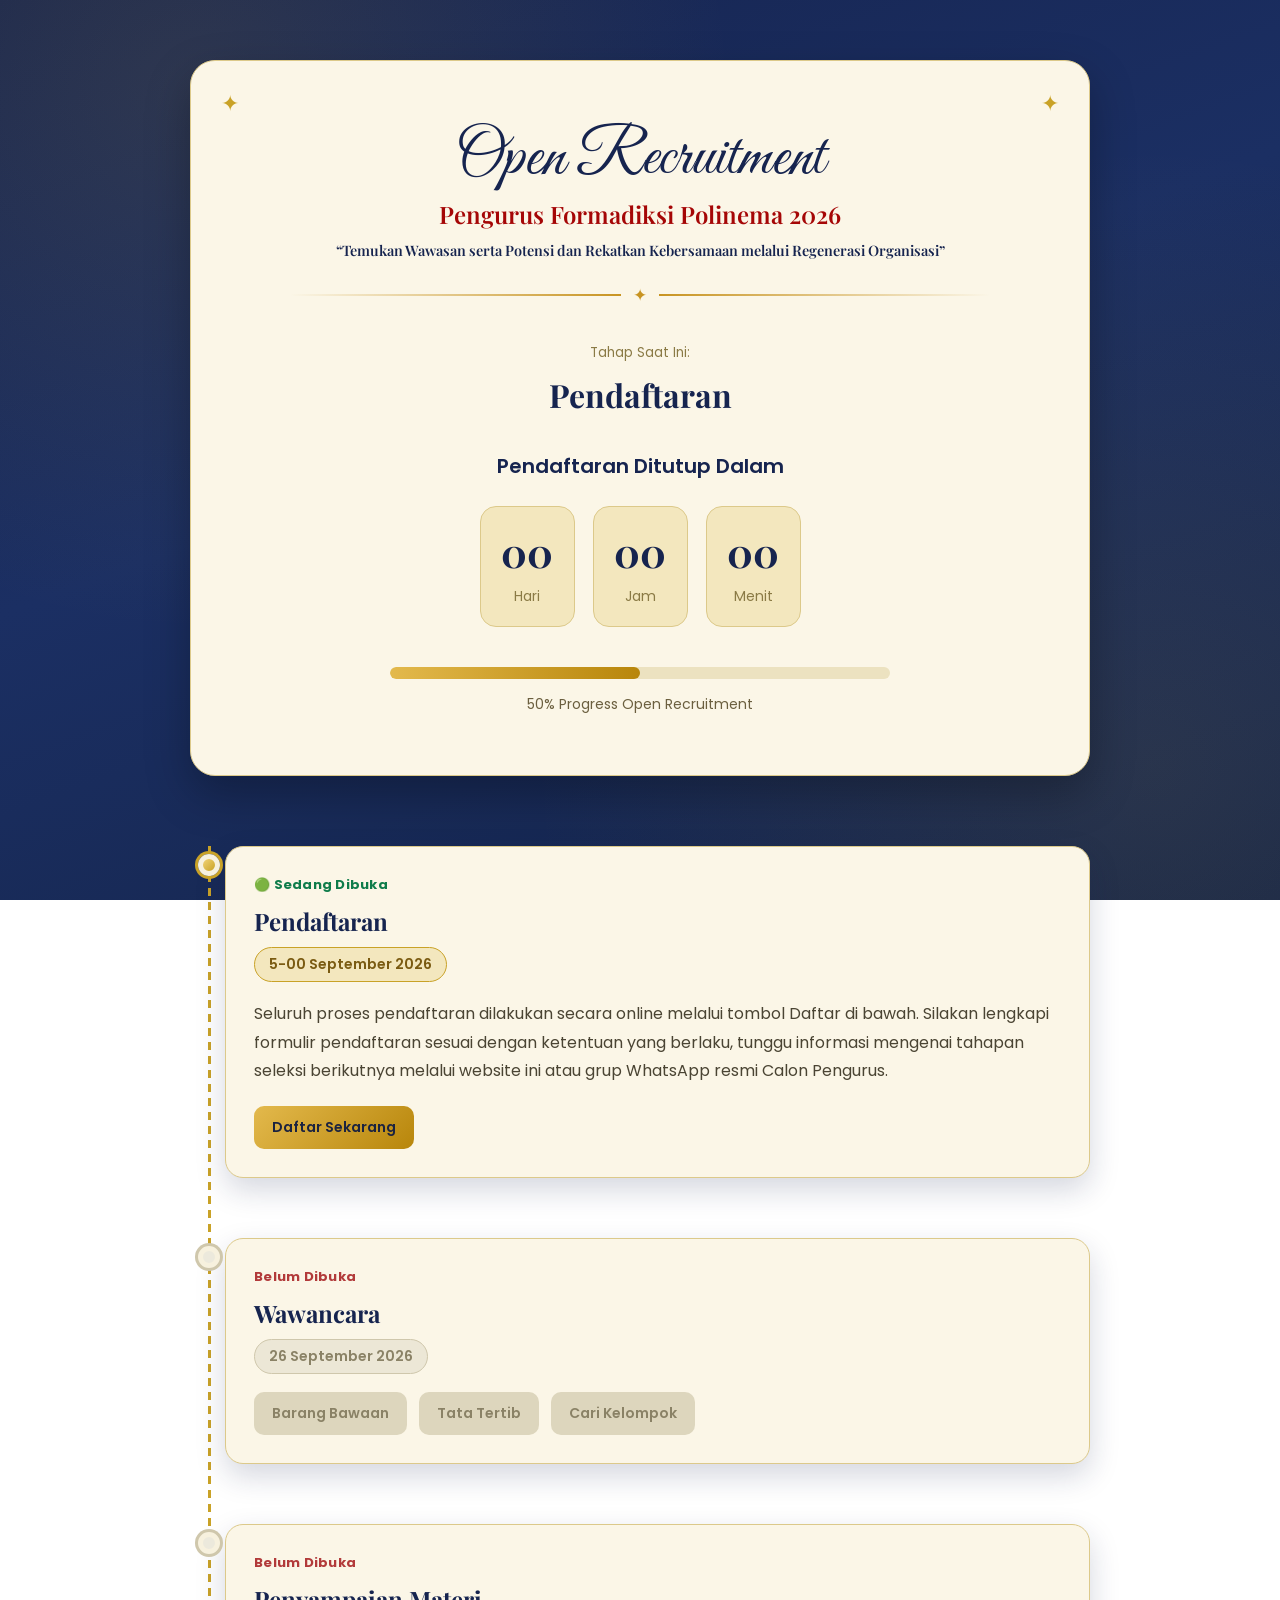
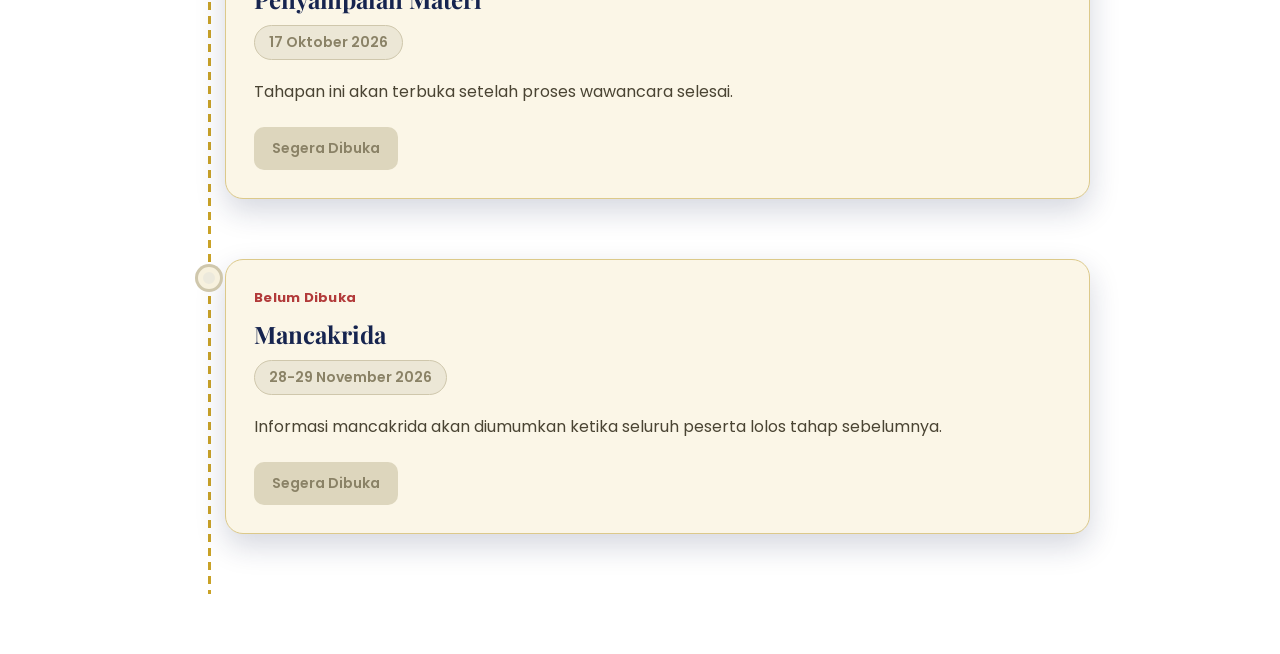
<file: claude/index.html>
<!DOCTYPE html>
<html lang="id">

<head>

    <meta charset="UTF-8">
    <meta name="viewport" content="width=device-width, initial-scale=1.0">

    <title>Timeline Open Recruitment</title>

    <link href="https://fonts.googleapis.com/css2?family=Poppins:wght@300;400;500;600;700&display=swap"
        rel="stylesheet">
    <link rel="stylesheet" href="style.css">

</head>

<body>

    <div class="container">

        <section class="hero">
            <!-- 
            <span class="badge">
                OPEN RECRUITMENT 2026
            </span> -->

            <h1 style="margin-bottom: 0px; font-size: 4rem;">
                Open Recruitment
            </h1>

            <div class="current-stage">
                <h2 style="font-size: 1.5rem; font-weight: 600; color: rgb(165, 6, 6);
                margin-bottom: 10px;">
                    Pengurus Formadiksi Polinema 2026
                </h2>
                <h2 style="font-size: 0.9rem; font-weight: 600;">
                    “Temukan Wawasan serta Potensi dan Rekatkan Kebersamaan melalui Regenerasi Organisasi”
                </h2>
            <div class="gold-divider"><span>✦</span></div>

            </div>

            <!-- 
            <p class="hero-desc">
                Ikuti setiap tahapan Open Recruitment hingga resmi menjadi bagian
                dari keluarga besar Formadiksi Polinema.
            </p> -->

            <div class="current-stage">

                <small>Tahap Saat Ini:</small>

                <h2>Pendaftaran</h2>

            </div>

            <div class="countdown-title">
                Pendaftaran Ditutup Dalam
            </div>

            <div class="countdown">

                <div class="time-box">
                    <h2 id="days">00</h2>
                    <span>Hari</span>
                </div>

                <div class="time-box">
                    <h2 id="hours">00</h2>
                    <span>Jam</span>
                </div>

                <div class="time-box">
                    <h2 id="minutes">00</h2>
                    <span>Menit</span>
                </div>


            </div>

            <div class="progress-section">

                <div class="progress-bar">

                    <div class="progress-fill"></div>

                </div>

                <p>50% Progress Open Recruitment</p>

            </div>

        </section>

        <div class="timeline">

            <!-- Pendaftaran -->

            <div class="item">

                <div class="dot"></div>

                <div class="card">

                    <div class="status open">
                        🟢 Sedang Dibuka
                    </div>

                    <div class="title">
                        Pendaftaran
                    </div>

                    <div class="date">
                        5-00 September 2026
                    </div>

                    <div class="desc">
                        Seluruh proses pendaftaran dilakukan secara online melalui tombol Daftar di bawah.
                        Silakan lengkapi formulir pendaftaran sesuai dengan ketentuan yang berlaku,
                        tunggu informasi mengenai tahapan seleksi berikutnya melalui website ini
                        atau grup WhatsApp resmi Calon Pengurus.
                    </div>

                    <div class="buttons">

                        <a href="/formadiksi/samba/pendaftaran.html" class="button">
                            Daftar Sekarang
                        </a>

                        <!-- <a href="#" class="button">
                            Buku Panduan
                        </a> -->

                    </div>

                </div>

            </div>

            <!-- wawancara -->

            <div class="item locked">

                <div class="dot"></div>

                <div class="card">

                    <div class="status closed">
                        Belum Dibuka
                    </div>

                    <div class="title">
                        Wawancara
                    </div>

                    <div class="date">
                        26 September 2026
                    </div>
                    <!-- 
                    <div class="desc">

                        <div class="info-grid">

                            <div class="info-card">

                                <div class="info-title">
                                    Waktu
                                </div>

                                <div class="info-text">
                                    09.00 – 17.00 WIB
                                </div>

                            </div>

                            <div class="info-card">

                                <div class="info-title">
                                    Lokasi
                                </div>

                                <div class="info-text">
                                    Ruang Seminar Politeknik Negeri Malang
                                </div>

                            </div>

                        </div>

                        <div class="note-section">

                            <div class="note-title">
                                Catatan
                            </div>

                            <div class="note-text">
                                Pembagian kelompok akan diumumkan H+2 setelah seluruh proses wawancara selesai.
                            </div>

                        </div>

                    </div> 
                    -->

                    <div class="buttons">

                        <a href="#" class="button lock">
                            Barang Bawaan
                        </a>

                        <a href="#" class="button lock">
                            Tata Tertib
                        </a>

                        <a href="/carikelompok.html" class="button lock">
                            Cari Kelompok
                        </a>


                    </div>

                </div>

            </div>
            <!-- 
            <div class="item">

                <div class="dot"></div>

                <div class="card">

                    <div class="status open">
                        🟢 Sedang Dibuka
                    </div>

                    <div class="title">
                        wawancara
                    </div>

                    <div class="date">
                        📅 26 September 2026
                    </div>

                    <div class="desc">

                        <div class="info-grid">

                            <div class="info-card">

                                <div class="info-title">
                                    Waktu
                                </div>

                                <div class="info-text">
                                    09.00 – 17.00 WIB
                                </div>

                            </div>

                            <div class="info-card">

                                <div class="info-title">
                                    Lokasi
                                </div>

                                <div class="info-text">
                                    Ruang Seminar Politeknik Negeri Malang
                                </div>

                            </div>

                        </div>

                        <div class="note-section">

                            <div class="note-title">
                                Catatan
                            </div>

                            <div class="note-text">
                                Pembagian kelompok akan diumumkan H+2 setelah seluruh proses wawancara selesai.
                            </div>
                        </div>
                    </div>
                <div class="buttons">

                    <a href="#" class="button">
                        Barang Bawaan
                    </a>

                    <a href="#" class="button">
                        Tata Tertib
                    </a>

                    <a href="/carikelompok.html" class="button lock">
                        Cari Kelompok
                    </a>
                </div>
            </div>
            -->

            <!-- Materi -->

            <div class="item  locked">

                <div class="dot"></div>

                <div class="card">

                    <div class="status closed">
                        Belum Dibuka
                    </div>

                    <div class="title">
                        Penyampaian Materi
                    </div>

                    <div class="date">
                        17 Oktober 2026
                    </div>

                    <div class="desc">

                        Tahapan ini akan terbuka setelah proses wawancara selesai.

                    </div>

                    <div class="buttons">

                        <a class="button lock">
                            Segera Dibuka
                        </a>

                    </div>

                </div>

            </div>

            <!-- Outbound -->

            <div class="item locked">

                <div class="dot"></div>

                <div class="card">

                    <div class="status closed">
                        Belum Dibuka
                    </div>

                    <div class="title">
                        Mancakrida
                    </div>

                    <div class="date">
                        28-29 November 2026
                    </div>

                    <div class="desc">

                        Informasi mancakrida akan diumumkan ketika seluruh peserta lolos tahap sebelumnya.

                    </div>

                    <div class="buttons">

                        <a class="button lock">
                            Segera Dibuka
                        </a>

                    </div>

                </div>

            </div>

        </div>

    </div>

    <script src="script.js"></script>
</body>

</html>
</file>
<file: claude/style.css>
@import url('https://fonts.googleapis.com/css2?family=Playfair+Display:ital,wght@0,600;0,700;1,500&family=Great+Vibes&display=swap');

* {
    margin: 0;
    padding: 0;
    box-sizing: border-box;
    font-family: 'Poppins', sans-serif;
}

body {

    background:
        radial-gradient(circle at 15% 10%, rgba(212, 175, 55, .12), transparent 40%),
        radial-gradient(circle at 90% 85%, rgba(212, 175, 55, .10), transparent 45%),
        linear-gradient(160deg, #16244f 0%, #1b2f63 45%, #142449 100%);
    background-attachment: fixed;
    padding: 60px 20px;
    color: #2b2210;

}

.container {

    max-width: 900px;
    margin: auto;

}

h1 {

    font-family: 'Playfair Display', serif;
    font-weight: 700;
    font-size: 42px;
    margin-bottom: 10px;
    color: #16244f;

}

.subtitle {

    color: #666;
    margin-bottom: 60px;

}

.timeline {

    position: relative;
    padding-left: 35px;

}

.timeline::before {

    content: "";
    position: absolute;
    left: 18px;
    top: 0;
    width: 3px;
    height: 100%;
    background: repeating-linear-gradient(180deg, #C9A227 0, #C9A227 8px, transparent 8px, transparent 14px);

}

.item {

    position: relative;
    padding-bottom: 60px;

}

.dot {

    position: absolute;
    left: -27px;
    top: 8px;

    width: 22px;
    height: 22px;

    border-radius: 50%;
    background: linear-gradient(135deg, #F1D375 0%, #C9A227 100%);

    border: 5px solid #F7F1DE;

    box-shadow: 0 0 0 3px #C9A227;

}

.locked .dot {

    background: #ece9dc;
    box-shadow: 0 0 0 3px #cfc7ac;

}

.card {

    background: #FBF6E7;

    padding: 28px;

    border-radius: 18px;

    border: 1px solid #DCC98A;

    box-shadow: 0 12px 30px rgba(22, 36, 79, .18);

    transition: .3s;

}

.card:hover {

    transform: translateY(-4px);
    box-shadow: 0 16px 36px rgba(22, 36, 79, .24);

}

.title {

    font-family: 'Playfair Display', serif;
    font-size: 24px;
    font-weight: 700;

    margin-bottom: 10px;

    color: #16244f;

}

.date {

    display: inline-block;

    padding: 6px 14px;

    background: #F3E7BE;

    border: 1px solid #C9A227;

    border-radius: 50px;

    color: #7A5B12;

    font-size: 14px;
    font-weight: 600;

    margin-bottom: 18px;

}

.locked .date {

    background: #ece7d6;
    border-color: #cfc7ac;
    color: #8a8266;

}

.desc {

    line-height: 1.8;
    color: #4a4433;

    margin-bottom: 20px;

}

.buttons {

    display: flex;
    gap: 12px;
    flex-wrap: wrap;

}

.button {

    padding: 11px 18px;

    background: linear-gradient(135deg, #E3B94C 0%, #B8860B 100%);

    color: #1b2340;
    font-weight: 600;

    text-decoration: none;

    border-radius: 10px;

    transition: .3s;

    font-size: 14px;

}

.button:hover {

    background: linear-gradient(135deg, #F1CB60 0%, #C9950F 100%);

}

.lock {

    background: #ddd6bd;
    color: #8a8266;
    pointer-events: none;

}

.status {

    font-size: 13px;
    font-weight: 700;
    letter-spacing: .02em;
    margin-bottom: 10px;

}

.open {

    color: #0E7C4A;

}

.closed {

    color: #B23A3A;

}

@media(max-width:700px) {

    body {

        padding: 30px 15px;

    }

    h1 {

        font-size: 30px;

    }

    .card {

        padding: 22px;

    }

}

/*================ HERO ================*/

.hero {

    background: #FBF6E7;

    padding: 60px;

    border-radius: 25px;

    margin-bottom: 70px;

    border: 1px solid #DCC98A;

    box-shadow: 0 18px 45px rgba(0, 0, 0, .28);

    text-align: center;

    position: relative;

}

.hero::before,
.hero::after {

    content: "✦";
    color: #C9A227;
    font-size: 22px;
    position: absolute;
    top: 26px;

}

.hero::before {

    left: 30px;

}

.hero::after {

    right: 30px;

}

.badge {

    display: inline-block;

    padding: 9px 22px;

    border-radius: 100px;

    background: linear-gradient(135deg, #E3B94C 0%, #B8860B 100%);

    color: #1b2340;

    font-weight: 700;

    letter-spacing: .06em;

    margin-bottom: 25px;

}

.hero h1 {

    font-family: 'Great Vibes', cursive;
    font-weight: 400;
    font-size: 56px;
    line-height: 1.2;

    margin-bottom: 18px;

    color: #16244f;

}

.hero-desc {

    max-width: 650px;

    margin: auto;

    line-height: 1.8;

    color: #6b5f3f;

    margin-bottom: 40px;

}

.current-stage {

    margin-bottom: 35px;

}

.current-stage small {

    display: block;

    color: #8a7a45;

    margin-bottom: 10px;

}

.current-stage h2 {

    font-family: 'Playfair Display', serif;
    font-size: 32px;
    color: #16244f;

}

.countdown-title {

    font-weight: 600;

    margin-bottom: 25px;

    font-size: 20px;

    color: #16244f;

}

.countdown {

    display: flex;

    justify-content: center;

    gap: 18px;

    flex-wrap: wrap;

    margin-bottom: 40px;

}

.time-box {

    width: 95px;

    padding: 18px;

    background: #F3E7BE;

    border: 1px solid #DCC98A;

    border-radius: 16px;

}

.time-box h2 {

    font-family: 'Playfair Display', serif;
    font-size: 40px;

    color: #16244f;

    margin-bottom: 5px;

}

.time-box span {

    font-size: 14px;

    color: #8a7a45;

}

.progress-section {

    max-width: 500px;

    margin: auto;

}

.progress-bar {

    height: 12px;

    background: #ece2c0;

    border-radius: 100px;

    overflow: hidden;

    margin-bottom: 15px;

}

.progress-fill {

    height: 100%;

    width: 50%;

    background: linear-gradient(90deg, #E3B94C 0%, #B8860B 100%);

    border-radius: 100px;

    animation: load 1s ease;

}

@keyframes load {

    from {

        width: 0;

    }

    to {

        width: 50%;

    }

}

.progress-section p {

    font-size: 14px;

    color: #6b5f3f;

}

@media(max-width:700px) {

    .hero {

        padding: 35px 25px;

    }

    .hero h1 {

        font-size: 40px;

    }

    .time-box {

        width: 75px;

        padding: 15px;

    }

    .time-box h2 {

        font-size: 28px;

    }

}

/*================ SEARCH =================*/

.search-section {

    margin-top: 0px;

}

.search-box {

    display: flex;
    gap: 15px;
    margin-top: 25px;
    flex-wrap: wrap;

}

.search-box input {

    flex: 1;
    padding: 15px 18px;
    border: 2px solid #DCC98A;
    border-radius: 12px;
    font-size: 15px;
    outline: none;
    transition: .3s;
    background: #FBF6E7;

}

.search-box input:focus {

    border-color: #C9A227;

}

.search-box button {

    padding: 15px 28px;
    border: none;
    border-radius: 12px;
    background: linear-gradient(135deg, #E3B94C 0%, #B8860B 100%);
    color: #1b2340;
    font-weight: 600;
    font-size: 15px;
    cursor: pointer;
    transition: .3s;

}

.search-box button:hover {

    background: linear-gradient(135deg, #F1CB60 0%, #C9950F 100%);

}

.result-card {

    margin-top: 35px;

    background: #FBF6E7;

    padding: 30px;

    border-radius: 18px;

    border: 1px solid #DCC98A;

    box-shadow: 0 12px 30px rgba(22, 36, 79, .18);

    animation: fade .4s;

}

.result-grid{

margin:28px 0;

}

.result-item{

padding:14px 0;

border-bottom:1px solid #E6DBB3;

}

.result-item:last-child{

border-bottom:none;

padding-bottom:0;

}

.result-label{

font-size:13px;

font-weight:500;

color:#8a7a45;

margin-bottom:6px;

}

.result-value{

font-size:18px;

font-weight:600;

color:#16244f;

}

.result-grid span:first-child {

    font-weight: 600;
    color: #6b5f3f;

}

.result-buttons {

    display: flex;
    gap: 12px;
    flex-wrap: wrap;

}

.not-found {

    margin-top: 30px;

    padding: 25px;

    background: #F6DCDC;

    color: #8A2E2E;

    border-radius: 18px;

    animation: fade .4s;

}

@keyframes fade {

    from {

        opacity: 0;
        transform: translateY(15px);

    }

    to {

        opacity: 1;
        transform: translateY(0);

    }

}

@media(max-width:700px) {

    .result-grid {

        grid-template-columns: 1fr;

        /* gap: 8px; */

    }

    .search-box {

        flex-direction: column;

    }

    .search-box button {

        width: 100%;

    }

}

/*================ INFO GRID ================*/

.info-grid {

    display: grid;

    grid-template-columns: repeat(2, 1fr);

    gap: 16px;

    /* margin: 25px 0 30px; */

}

.info-card {

    background: #F3E7BE;

    border: 1px solid #DCC98A;

    border-radius: 16px;

    padding: 18px;

    transition: .3s;

}

.info-card:hover {

    transform: translateY(-3px);

    box-shadow: 0 8px 20px rgba(0, 0, 0, .10);

}

.info-icon {

    font-size: 22px;

    margin-bottom: 12px;

}

.info-title {

    font-size: 14px;

    font-weight: 600;

    color: #8a7a45;

    margin-bottom: 8px;

}

.info-text {

    font-size: 15px;

    line-height: 1.7;

    color: #2b2210;

}

@media(max-width:700px) {

    .info-grid {

        grid-template-columns: 1fr;

    }

}

/*================ NOTE =================*/

.note-section {

    margin-top: 10px;

    padding-top: 10px;

    border-top: 1px solid #E6DBB3;

}

.note-title {

    font-size: 15px;

    font-weight: 600;

    color: #16244f;

    margin-bottom: 10px;

}

.note-text {

    font-size: 15px;

    line-height: 1.8;

    color: #6b5f3f;

}





        :root {--gold: #c89422;
            --gold-light: #e8c86b;
        }
        .gold-divider {
            display: flex;
            align-items: center;
            gap: 12px;
            margin: 22px auto;
            max-width: 700px;
            color: var(--gold);
        }

        .gold-divider::before,
        .gold-divider::after {
            content: "";
            height: 2px;
            flex: 1;
            background: linear-gradient(90deg, transparent, var(--gold));
        }

        .gold-divider::after {
            background: linear-gradient(90deg, var(--gold), transparent);
        }

        .gold-divider span {
            font-size: 17px;
        }
</file>
